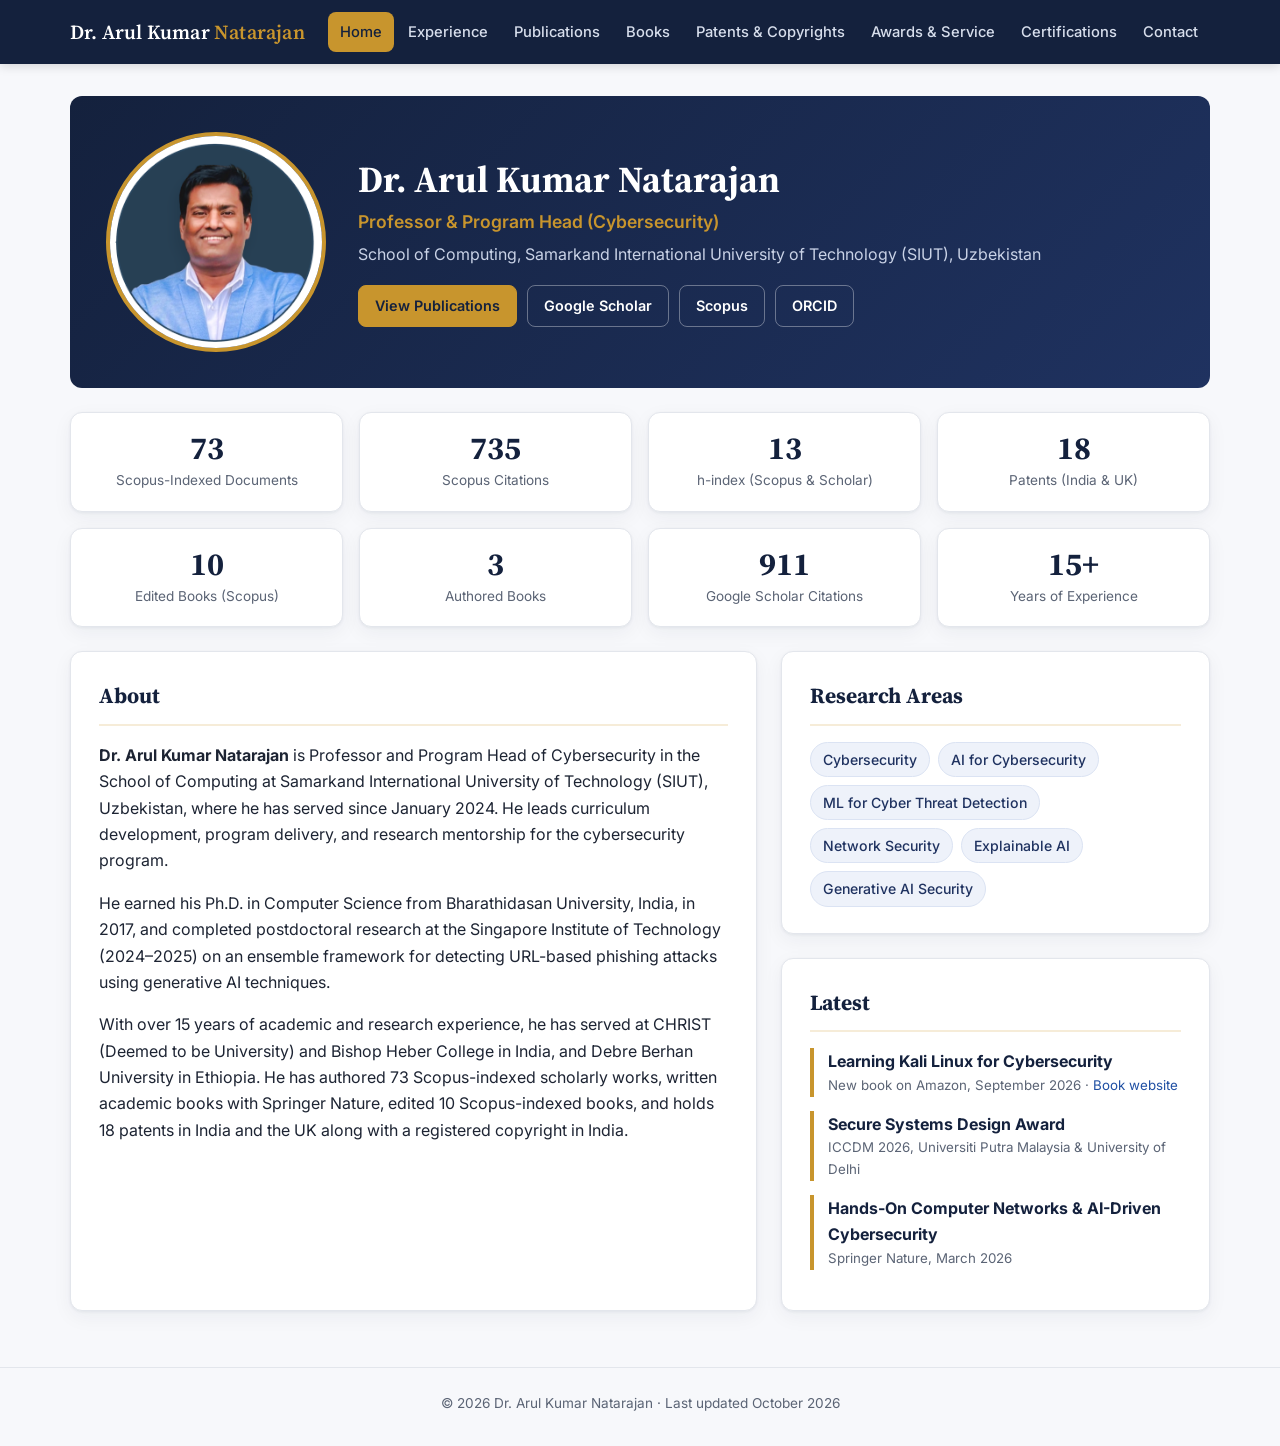
<file: index.html>
<!DOCTYPE html>
<html lang="en">
<head>
  <meta charset="UTF-8">
  <meta name="viewport" content="width=device-width, initial-scale=1.0">
  <title>Dr. Arul Kumar Natarajan | Professor of Cybersecurity</title>
  <meta name="description" content="Dr. Arul Kumar Natarajan, Professor and Program Head (Cybersecurity), Samarkand International University of Technology, Uzbekistan. Research in cybersecurity, AI for cybersecurity, and generative AI security.">
  <link rel="preconnect" href="https://fonts.googleapis.com">
  <link rel="preconnect" href="https://fonts.gstatic.com" crossorigin>
  <link href="https://fonts.googleapis.com/css2?family=Inter:wght@400;500;600&family=Source+Serif+4:wght@600&display=swap" rel="stylesheet">
  <link rel="stylesheet" href="style.css">
</head>
<body>

<header class="topbar">
  <div class="topbar-inner">
    <a href="#home" class="brand">Dr. Arul Kumar <span>Natarajan</span></a>
    <button class="menu-toggle" aria-label="Open menu" aria-expanded="false">&#9776;</button>
    <ul class="menu">
      <li><a href="#home">Home</a></li>
      <li><a href="#experience">Experience</a></li>
      <li><a href="#publications">Publications</a></li>
      <li><a href="#books">Books</a></li>
      <li><a href="#patents">Patents &amp; Copyrights</a></li>
      <li><a href="#awards">Awards &amp; Service</a></li>
      <li><a href="#certifications">Certifications</a></li>
      <li><a href="#contact">Contact</a></li>
    </ul>
  </div>
</header>

<main>

  <!-- ================= HOME ================= -->
  <section id="home" class="page">
    <div class="hero">
      <div>
        <img class="photo" src="profile.png" alt="Dr. Arul Kumar Natarajan"
             onerror="this.style.display='none';this.nextElementSibling.style.display='flex';">
        <div class="photo-fallback">AK</div>
      </div>
      <div>
        <h1>Dr. Arul Kumar Natarajan</h1>
        <p class="role">Professor &amp; Program Head (Cybersecurity)</p>
        <p class="org">School of Computing, Samarkand International University of Technology (SIUT), Uzbekistan</p>
        <div class="btns">
          <a class="btn primary" href="#publications">View Publications</a>
          <a class="btn" href="https://scholar.google.com/citations?user=ejaQJu4AAAAJ&amp;hl=en" target="_blank" rel="noopener">Google Scholar</a>
          <a class="btn" href="https://www.scopus.com/authid/detail.uri?authorId=55602548600" target="_blank" rel="noopener">Scopus</a>
          <a class="btn" href="https://orcid.org/0000-0002-9728-477X" target="_blank" rel="noopener">ORCID</a>
        </div>
      </div>
    </div>

    <div class="stats">
      <div class="stat"><b>73</b><span>Scopus-Indexed Documents</span></div>
      <div class="stat"><b>735</b><span>Scopus Citations</span></div>
      <div class="stat"><b>13</b><span>h-index (Scopus &amp; Scholar)</span></div>
      <div class="stat"><b>18</b><span>Patents (India &amp; UK)</span></div>
      <div class="stat"><b>10</b><span>Edited Books (Scopus)</span></div>
      <div class="stat"><b>3</b><span>Authored Books</span></div>
      <div class="stat"><b>911</b><span>Google Scholar Citations</span></div>
      <div class="stat"><b>15+</b><span>Years of Experience</span></div>
    </div>

    <div class="two-col">
      <div class="card">
        <h2 class="section">About</h2>
        <p><b>Dr. Arul Kumar Natarajan</b> is Professor and Program Head of Cybersecurity in the School of Computing at Samarkand International University of Technology (SIUT), Uzbekistan, where he has served since January 2024. He leads curriculum development, program delivery, and research mentorship for the cybersecurity program.</p>
        <p>He earned his Ph.D. in Computer Science from Bharathidasan University, India, in 2017, and completed postdoctoral research at the Singapore Institute of Technology (2024–2025) on an ensemble framework for detecting URL-based phishing attacks using generative AI techniques.</p>
        <p>With over 15 years of academic and research experience, he has served at CHRIST (Deemed to be University) and Bishop Heber College in India, and Debre Berhan University in Ethiopia. He has authored 73 Scopus-indexed scholarly works, written academic books with Springer Nature, edited 10 Scopus-indexed books, and holds 18 patents in India and the UK along with a registered copyright in India.</p>
      </div>
      <div>
        <div class="card">
          <h2 class="section">Research Areas</h2>
          <div class="chips">
            <span class="chip">Cybersecurity</span>
            <span class="chip">AI for Cybersecurity</span>
            <span class="chip">ML for Cyber Threat Detection</span>
            <span class="chip">Network Security</span>
            <span class="chip">Explainable AI</span>
            <span class="chip">Generative AI Security</span>
          </div>
        </div>
        <div class="card">
          <h2 class="section">Latest</h2>
          <div class="highlight"><a href="https://itsprofarul.github.io/learning-kali-linux/"><b>Learning Kali Linux for Cybersecurity</b></a><small>New book on Amazon, September 2026 &middot; <a href="https://itsprofarul.github.io/learning-kali-linux/">Book website</a></small></div>
          <div class="highlight"><b>Secure Systems Design Award</b><small>ICCDM 2026, Universiti Putra Malaysia &amp; University of Delhi</small></div>
          <div class="highlight"><b>Hands-On Computer Networks &amp; AI-Driven Cybersecurity</b><small>Springer Nature, March 2026</small></div>
        </div>
      </div>
    </div>
  </section>

  <!-- ================= EXPERIENCE ================= -->
  <section id="experience" class="page">
    <h1 class="page-title">Experience &amp; Education</h1>
    <p class="page-sub">Academic positions, research, leadership roles, and qualifications.</p>

    <div class="two-col">
      <div class="card">
        <h2 class="section">Academic Positions</h2>
        <ul class="timeline">
          <li><div class="when">January 2024 – Present</div>
            <div class="what">Professor &amp; Program Head (Cybersecurity)</div>
            <div class="where">Samarkand International University of Technology, Uzbekistan</div>
            <p>Leads curriculum development, program delivery, faculty coordination, and continuous improvement aligned with international standards, while teaching, mentoring students, and conducting cybersecurity and AI research.</p></li>
          <li><div class="when">February 2024 – March 2025</div>
            <div class="what">Postdoctoral Researcher, Cybersecurity &amp; Generative AI</div>
            <div class="where">Singapore Institute of Technology, Singapore</div>
            <p>Developed an ensemble framework for phishing URL detection using generative AI, applying GANs to model evolving phishing attack patterns.</p></li>
          <li><div class="when">June 2019 – December 2023</div>
            <div class="what">Assistant Professor &amp; Program Coordinator, M.Sc. Computational Statistics and AI</div>
            <div class="where">CHRIST (Deemed to be University), India</div>
            <p>Taught undergraduate and postgraduate courses in computing and data science; coordinated academic planning and program delivery; contributed to NAAC accreditation documentation.</p></li>
          <li><div class="when">October 2017 – May 2019</div>
            <div class="what">Assistant Professor, School of Computing</div>
            <div class="where">Debre Berhan University, Ethiopia</div></li>
          <li><div class="when">June 2010 – September 2017</div>
            <div class="what">Assistant Professor, Computer Science</div>
            <div class="where">Bishop Heber College, India</div></li>
        </ul>
      </div>

      <div class="card">
        <h2 class="section">Education</h2>
        <ul class="timeline">
          <li><div class="when">2012 – 2017</div><div class="what">Ph.D. in Computer Science</div><div class="where">Bharathidasan University, India</div></li>
          <li><div class="when">2010 – 2012</div><div class="what">M.Tech. in Information Technology</div><div class="where">Bharathidasan University, India · First Class with Distinction</div></li>
          <li><div class="when">2008 – 2010</div><div class="what">M.Phil. in Computer Science</div><div class="where">Bharathidasan University, India · First Class with Distinction</div></li>
          <li><div class="when">2006 – 2008</div><div class="what">M.Sc. in Computer Science</div><div class="where">University of Madras, India · First Class</div></li>
          <li><div class="when">2003 – 2006</div><div class="what">B.Sc. in Computer Science</div><div class="where">University of Madras, India · First Class</div></li>
          <li><div class="when">April 2017</div><div class="what">Tamil Nadu State Eligibility Test (TNSET)</div><div class="where">Qualified for Assistant Professor in Computer Science &amp; Applications</div></li>
        </ul>
      </div>
    </div>

    <div class="card" style="margin-top:24px">
      <h2 class="section">Teaching Interests</h2>
      <div class="chips">
        <span class="chip">Cybersecurity</span><span class="chip">Network Security</span><span class="chip">AI for Cybersecurity</span>
        <span class="chip">Ethical Hacking &amp; Penetration Testing</span><span class="chip">Digital Forensics &amp; Incident Response</span>
        <span class="chip">IoT Security</span><span class="chip">Mobile Application Security</span><span class="chip">Cloud Security</span>
      </div>
    </div>
  </section>

  <!-- ================= PUBLICATIONS ================= -->
  <section id="publications" class="page">
    <h1 class="page-title">Publications</h1>
    <p class="page-sub">Journal articles, conference papers, and book chapters in cybersecurity, AI, IoT, blockchain, and data analytics.</p>

    <div class="card">
      <div class="profiles">
        <b>Research Profiles:</b>
        <a href="https://www.scopus.com/authid/detail.uri?authorId=55602548600" target="_blank" rel="noopener">Scopus (ID: 55602548600)</a>
        <a href="https://orcid.org/0000-0002-9728-477X" target="_blank" rel="noopener">ORCID (0000-0002-9728-477X)</a>
        <a href="https://scholar.google.com/citations?user=ejaQJu4AAAAJ&amp;hl=en" target="_blank" rel="noopener">Google Scholar</a>
      </div>
      <div class="toolbar">
        <div class="tabs" id="pubTabs">
          <button class="tab active" data-filter="all">All</button>
          <button class="tab" data-filter="journal">Journals</button>
          <button class="tab" data-filter="conference">Conferences</button>
          <button class="tab" data-filter="chapter">Book Chapters</button>
        </div>
        <input class="search" id="pubSearch" type="search" placeholder="Search titles, venues, years…" aria-label="Search publications">
      </div>

      <div class="pub-group" data-group="journal">
        <h2 class="section">Journal Articles <span class="count" id="c-journal"></span></h2>
        <ol class="pubs" id="list-journal"></ol>
      </div>
      <div class="pub-group" data-group="conference">
        <h2 class="section">Conference Papers <span class="count" id="c-conference"></span></h2>
        <ol class="pubs" id="list-conference"></ol>
      </div>
      <div class="pub-group" data-group="chapter">
        <h2 class="section">Book Chapters <span class="count" id="c-chapter"></span></h2>
        <ol class="pubs" id="list-chapter"></ol>
      </div>
      <p class="empty" id="pubEmpty">No publications match your search.</p>
    </div>
  </section>

  <!-- ================= BOOKS ================= -->
  <section id="books" class="page">
    <h1 class="page-title">Books</h1>
    <p class="page-sub">Authored and edited books with Springer Nature, IGI Global, and Wiley.</p>

    <div class="card">
      <h2 class="section">Authored Books <span class="count" id="c-authored"></span></h2>
      <ol class="pubs" id="list-authored"></ol>
    </div>
    <div class="card">
      <h2 class="section">Edited Books <span class="count" id="c-edited"></span></h2>
      <ol class="pubs" id="list-edited"></ol>
      <h3 class="sub">In Progress</h3>
      <ol class="pubs" id="list-edited-progress"></ol>
    </div>
  </section>

  <!-- ================= PATENTS ================= -->
  <section id="patents" class="page">
    <h1 class="page-title">Patents &amp; Copyrights</h1>
    <p class="page-sub">18 patents in India and the United Kingdom, a granted design patent, and a registered copyright.</p>

    <div class="card">
      <h2 class="section">Granted Patents</h2>
      <h3 class="sub">Granted Patent – United Kingdom</h3>
      <ol class="pubs" id="list-pat-uk"></ol>
      <h3 class="sub">Granted Design Patent – India</h3>
      <ol class="pubs" id="list-pat-design"></ol>
    </div>
    <div class="card">
      <h2 class="section">Published Patents – India <span class="count" id="c-pat-in"></span></h2>
      <ol class="pubs" id="list-pat-in"></ol>
    </div>
    <div class="card">
      <h2 class="section">Registered Copyright – India</h2>
      <ol class="pubs" id="list-copyright"></ol>
    </div>
  </section>

  <!-- ================= AWARDS ================= -->
  <section id="awards" class="page">
    <h1 class="page-title">Awards &amp; Service</h1>
    <p class="page-sub">Recognitions, academic service, and invited talks.</p>

    <div class="card">
      <h2 class="section">Awards &amp; Recognitions</h2>
      <ul class="timeline">
        <li><div class="when">April 2026</div><div class="what">Secure Systems Design Award</div>
          <div class="where">International Conference on Cybersecurity, Data Science, and Machine Learning (ICCDM 2026), Universiti Putra Malaysia &amp; University of Delhi</div></li>
        <li><div class="when">February 2025</div><div class="what">Letter of Appreciation</div>
          <div class="where">SIUT 3rd Anniversary, awarded by the Chairman of the Board of Trustees</div></li>
        <li><div class="when">March 2024</div><div class="what">Best Paper Award</div>
          <div class="where">2nd Doctoral Symposium on Human-Centered Computing (Human-2024), CSI Kolkata Chapter &amp; Sister Nivedita University, India</div>
          <p>Deep Learning Enhanced Analysis of the Influence of Demographic, Socio-economic Factors, and Social Media Advertisements on Consumers' Online Shopping Behavior</p></li>
        <li><div class="when">March 2023</div><div class="what">Best Paper Award</div>
          <div class="where">International Conference on Artificial Intelligence in Biometrics (AIIB 2023), CHRIST (Deemed to be University), India</div>
          <p>OEC-WSR: Optimizing Energy Consumption in Wireless Sensor Networks Using Sensor and Relay Nodes</p></li>
        <li><div class="when">November 2022</div><div class="what">Best Paper Award</div>
          <div class="where">Journal of Mobile Multimedia (River Publishers)</div>
          <p>Modeling Real-Time Traffic Flow Monitoring System Using Deep Learning and Unmanned Aerial Vehicles</p></li>
      </ul>
    </div>

    <div class="two-col">
      <div class="card">
        <h2 class="section">Academic Service</h2>
        <ul class="timeline">
          <li><div class="when">March 2026</div><div class="what">Session Chair</div>
            <div class="where">ICMMCS 2026, Society for Intelligent Systems &amp; Berlin School of Business and Innovation, Berlin, Germany</div></li>
          <li><div class="when">November 2025</div><div class="what">Internship Trainer</div>
            <div class="where">Industrial-Level Security &amp; Penetration Testing Program, SIUT, Uzbekistan</div></li>
          <li><div class="when">May 2024</div><div class="what">Conference Reviewer</div>
            <div class="where">ICIESTR 2024, University of Technology and Applied Sciences, Muscat, Oman</div></li>
          <li><div class="when">April 2024</div><div class="what">Session Chair</div>
            <div class="where">CFQRMS 01, Computational Finance and Quantitative Risk Management Symposium, SIUT, Uzbekistan</div></li>
        </ul>
      </div>
      <div class="card">
        <h2 class="section">Invited Talks</h2>
        <ul class="timeline">
          <li><div class="when">November 2025</div><div class="what">Cyberattacks Are Everywhere – Stay Alert, Stay Safe</div>
            <div class="where">Scientific Seminar Series, SIUT, Uzbekistan</div>
            <p>Emerging threats including phishing, ransomware, and social engineering, with practical strategies for institutional cybersecurity awareness.</p></li>
        </ul>
      </div>
    </div>
  </section>

  <!-- ================= CERTIFICATIONS ================= -->
  <section id="certifications" class="page">
    <h1 class="page-title">Certifications</h1>
    <p class="page-sub">Professional certifications in cybersecurity, networking, and AI.</p>
    <div class="card">
      <table>
        <thead><tr><th>Certification</th><th>Issuing Organization</th><th>Year</th></tr></thead>
        <tbody>
          <tr><td>GenAI for Cybersecurity</td><td>EC-Council</td><td>2024</td></tr>
          <tr><td>Ethical Hacking Essentials (EHE)</td><td>EC-Council</td><td>2024</td></tr>
          <tr><td>Google Certified Educator Level 1</td><td>Google Teacher Center</td><td>2024</td></tr>
          <tr><td>Cybersecurity at Work</td><td>LinkedIn Learning</td><td>2024</td></tr>
          <tr><td>Learning No-Code AI</td><td>LinkedIn Learning</td><td>2023</td></tr>
          <tr><td>CCNA: Routing and Switching</td><td>Cisco Systems</td><td>2017</td></tr>
          <tr><td>MTA: Networking Fundamentals</td><td>Microsoft</td><td>2017</td></tr>
        </tbody>
      </table>
    </div>
  </section>

  <!-- ================= CONTACT ================= -->
  <section id="contact" class="page">
    <h1 class="page-title">Contact</h1>
    <p class="page-sub">Open to research collaborations, editorial work, and speaking invitations.</p>
    <div class="contact-layout">
      <div class="card">
        <h2 class="section">Send a Message</h2>
        <form id="contactForm" class="contact-form" novalidate>
          <div class="form-row">
            <label>Full Name <span class="req">*</span>
              <input type="text" name="name" required autocomplete="name"></label>
            <label>Email Address <span class="req">*</span>
              <input type="email" name="email" required autocomplete="email"></label>
          </div>
          <div class="form-row">
            <label>Organization / University
              <input type="text" name="organization" autocomplete="organization"></label>
            <label>Purpose <span class="req">*</span>
              <select name="purpose" required>
                <option value="">Select…</option>
                <option>Research Collaboration</option>
                <option>Editorial / Book Project</option>
                <option>Speaking Invitation</option>
                <option>Student / Ph.D. Inquiry</option>
                <option>Other</option>
              </select></label>
          </div>
          <label>Message <span class="req">*</span>
            <textarea name="message" rows="6" required></textarea></label>
          <div class="captcha-box">
            <span class="captcha-label">Security Check <span class="req">*</span></span>
            <div class="captcha-row">
              <canvas id="captchaCanvas" width="180" height="56" aria-label="Captcha image"></canvas>
              <button type="button" class="captcha-refresh" id="captchaRefresh" title="Show a new code" aria-label="Show a new code">&#8635;</button>
              <input type="text" id="captchaInput" maxlength="6" autocomplete="off" spellcheck="false"
                     placeholder="Enter code" aria-label="Type the characters shown in the image">
            </div>
          </div>
          <!-- spam trap: real visitors never see or fill this -->
          <input type="text" name="_honey" class="honey" tabindex="-1" autocomplete="off">
          <button type="submit" class="btn-send">Send Message</button>
          <p class="form-status" id="formStatus" role="status"></p>
        </form>
      </div>
      <div>
        <div class="card">
          <h2 class="section">Affiliation</h2>
          <p style="margin:0">School of Computing<br>Samarkand International University of Technology<br>Samarkand, Uzbekistan</p>
        </div>
        <div class="card">
          <h2 class="section">Research Profiles</h2>
          <p style="margin:0">
            <a href="https://scholar.google.com/citations?user=ejaQJu4AAAAJ&amp;hl=en" target="_blank" rel="noopener">Google Scholar</a><br>
            <a href="https://www.scopus.com/authid/detail.uri?authorId=55602548600" target="_blank" rel="noopener">Scopus (ID: 55602548600)</a><br>
            <a href="https://orcid.org/0000-0002-9728-477X" target="_blank" rel="noopener">ORCID (0000-0002-9728-477X)</a><br>
            <a href="https://www.webofscience.com/wos/author/record/AAQ-7642-2021" target="_blank" rel="noopener">Web of Science</a>
          </p>
        </div>
      </div>
    </div>
  </section>

</main>

<footer>
  &copy; 2026 Dr. Arul Kumar Natarajan · Last updated October 2026
</footer>

<script>
/* ==========================================================
   DATA — edit these lists to update the site.
   t = title, v = venue (italic), m = details, doi, url,
   idx = "scopus" | "gs" | "prog", award = note
   ========================================================== */
const journal = [
  {t:"Adoption of Recommended Expert Systems in Agriculture", v:"Journal of Smart and Sustainable Farming", m:"Vol. 1, January 2025", doi:"10.64026/JSSF/2025001", idx:"gs"},
  {t:"Downdraft Gasification for Biogas Production: The Role of Artificial Intelligence", v:"Journal of Energy Resources and Technology", m:"ASME, pp. 1–58, December 2024", doi:"10.1115/1.4066059", idx:"scopus", q:"Q2"},
  {t:"Eagle Strategy Arithmetic Optimisation Algorithm with Optimal Deep Convolutional Forest Based FinTech Application for Hyper-automation", v:"Enterprise Information Systems", m:"Taylor & Francis, Article 2188123, March 2023", doi:"10.1080/17517575.2023.2188123", idx:"scopus"},
  {t:"Modeling of Real Time Traffic Flow Monitoring System Using Deep Learning and Unmanned Aerial Vehicles", v:"Journal of Mobile Multimedia", m:"River Publishers, pp. 477–496, November 2022", doi:"10.13052/jmm1550-4646.1926", idx:"scopus", award:"Best Paper Award"},
  {t:"Blockchain with Deep Learning-Enabled Secure Healthcare Data Transmission and Diagnostic Model", v:"International Journal of Modeling, Simulation, and Scientific Computing", m:"13(04), Article 2241006, January 2022", doi:"10.1142/S1793962322410069", idx:"scopus"},
  {t:"Blockchain for Securing Healthcare Data Using Squirrel Search Optimization Algorithm", v:"Intelligent Automation & Soft Computing", m:"32, pp. 1815–1829, December 2021", doi:"10.32604/iasc.2022.021822", idx:"scopus"},
  {t:"An Efficient Low Complexity Compression-Based Optimal Homomorphic Encryption for Secure Fiber Optic Communication", v:"Optik", m:"252, Article 168545, December 2021", doi:"10.1016/j.ijleo.2021.168545", idx:"scopus"},
  {t:"HHO-Based Vector Quantization Technique for Biomedical Image Compression in Cloud Computing", v:"International Journal of Image and Graphics", m:"Article 2240008, November 2021", doi:"10.1142/S0219467822400083", idx:"scopus"},
  {t:"Machine Learning with Data Science-Enabled Lung Cancer Diagnosis and Classification Using Computed Tomography Images", v:"International Journal of Image and Graphics", m:"Article 2240002, November 2021", doi:"10.1142/S0219467822400022", idx:"scopus"},
  {t:"IoT-Based Traffic Prediction and Traffic Signal Control System for Smart City", v:"Soft Computing", m:"25(18), pp. 12241–12248, May 2021", doi:"10.1007/s00500-021-05896-x", idx:"scopus"},
  {t:"A Comprehensive Novel Model for Network Speech Anomaly Detection System Using Deep Learning Approach", v:"International Journal of Speech Technology", m:"23(2), pp. 305–313, March 2020", doi:"10.1007/s10772-020-09693-z", idx:"scopus"},
  {t:"WCBAODV: An Efficacious Approach to Detect Wormhole Attack in VANET Using CBAODV Algorithm", v:"International Journal of Advanced Trends in Computer Science and Engineering", m:"8(1.2), pp. 20–25, 2019", idx:"scopus"},
  {t:"Effect of Fuel Injection Pressure and Timing on Polanga (Calophyllum Inophyllum) Biodiesel Blends for Engine Performance and Emissions Analysis", v:"Energy Sources, Part A: Recovery, Utilization, and Environmental Effects", m:"41(24), pp. 3046–3057, February 2019", doi:"10.1080/15567036.2019.1583696", idx:"scopus"},
  {t:"ERMCB-CRSV: A Framework to Enhance Reactive Mechanism by Reducing Connection Breakage Using Client and Remote Storage in VANET", v:"International Journal of Control Theory and Applications", m:"9(27), pp. 33–40, 2016. ISSN: 0974-5572", idx:"scopus"}
];

const conference = [
  {t:"Empirical Comparison of LSTM and GRU for Bitcoin Price Prediction", v:"9th International Conference on Inventive Computation Technologies (ICICT 2026)", m:"IEEE, Kirtipur, Nepal, April 2026", doi:"10.1109/ICICT68280.2026.11510885", idx:"scopus"},
  {t:"An Experimental and Comparative Study of Image Fusion Methods for Multi-Sensor Medical Images", v:"Smart Innovation, Systems and Technologies", m:"Springer Nature, January 2026", doi:"10.1007/978-3-032-29237-7_35", idx:"scopus"},
  {t:"Deep Learning Enhanced Analysis of the Influence of Demographic, Socio-Economic Factors, and Social Media Advertisements on Consumers' Online Shopping Behavior", v:"Intelligent Human Centered Computing", m:"Springer, pp. 611–622, May 2025", doi:"10.1007/978-981-96-1761-6_43", idx:"gs", award:"Best Paper Award, Human-2024"},
  {t:"A Comprehensive Analysis of the Impact of Demographic, Socioeconomic Factors and Social Media Advertisements on Consumers' Online Shopping Behavior", v:"Recent Trends in Intelligence Enabled Research", m:"Springer, pp. 407–424, April 2025", doi:"10.1007/978-981-97-9515-4_31", idx:"scopus"},
  {t:"Data-Driven Strategies for Twitter Engagement: Hashtag Recommendations and API Insights", v:"Recent Trends in Intelligence Enabled Research", m:"Springer, pp. 57–75, April 2025", doi:"10.1007/978-981-97-9515-4_5", idx:"scopus"},
  {t:"Enhancing Cybersecurity in Smart Grid Systems through Advanced Log File Analysis with Machine and Deep Learning Techniques", v:"3rd International Conference on Sustainable Mobility Applications, Renewables and Technology (SMART)", m:"IEEE, November 2024", doi:"10.1109/SMART63170.2024.10815479", idx:"scopus"},
  {t:"Multi-Medium Handover Transactions with Interactive and Protected Self-Intelligence Principles for Unified Military Vehicular Sensor Networks", v:"3rd International Conference on SMART", m:"IEEE, November 2024", doi:"10.1109/SMART63170.2024.10815505", idx:"scopus"},
  {t:"Leveraging Deep Learning for Sustainable E-commerce: Reducing Opinion Spam in Smart Mobility Platforms", v:"3rd International Conference on SMART", m:"IEEE, November 2024", doi:"10.1109/SMART63170.2024.10815473", idx:"scopus"},
  {t:"EFMD-DCNN: Efficient Face Mask Detection Model in Street Camera Using Double CNN", v:"Computational Sciences and Sustainable Technologies, CCIS", m:"Springer, pp. 427–437, February 2024", doi:"10.1007/978-3-031-50993-3_34", idx:"scopus"},
  {t:"An Interrogation of Android Application-Based Privilege Escalation Attacks", v:"5th ETLTC International Conference on ICT Integration in Technical Education", m:"University of Aizu, Japan, January 2023", doi:"10.1063/5.0182955", idx:"scopus"},
  {t:"Survey on Malicious URL Detection Techniques", v:"6th International Conference on Trends in Electronics and Informatics (ICOEI)", m:"IEEE, pp. 778–781, April 2022", doi:"10.1109/ICOEI53556.2022.9777221", idx:"scopus"},
  {t:"An Optimized Algorithm for Selecting Stable Multipath Routing in MANET Using Proficient Multipath Routing and Glowworm Detection Techniques", v:"Sustainable Advanced Computing", m:"Springer, pp. 511–523, March 2022", doi:"10.1007/978-981-16-9012-9_41", idx:"scopus"},
  {t:"DPETAs: Detection and Prevention of Evil Twin Attacks on Wi-Fi Networks", v:"Sustainable Advanced Computing", m:"Springer, pp. 559–568, March 2022", doi:"10.1007/978-981-16-9012-9_45", idx:"scopus"},
  {t:"Mudhr: Malicious URL Detection Using Heuristic Rules-Based Approach", v:"AIP Conference Proceedings", m:"Vol. 2393, No. 1, Article 020176, February 2021", doi:"10.1063/5.0074077", idx:"scopus"},
  {t:"CPAODV: Classifying and Assigning 3 Level Preference to the Nodes in VANET Using AODV Based CBAODV Algorithm", v:"International Conference on Information, Communication and Computing Technology", m:"Springer, pp. 432–445, January 2020", doi:"10.1007/978-3-030-38501-9_42", idx:"scopus"},
  {t:"Improved Crypto Algorithm for High-Speed Internet of Things (IoT) Applications", v:"International Conference on Information, Communication and Computing Technology", m:"Springer, pp. 281–289, January 2020", doi:"10.1007/978-3-030-38501-9_28", idx:"scopus"},
  {t:"CBAODV: An Enhanced Reactive Routing Algorithm to Reduce Connection Breakage in VANET", v:"Proceedings of ICAEES 2014", m:"Vol. 2, Springer, pp. 533–539, November 2014", doi:"10.1007/978-81-322-2135-7_57", idx:"scopus"},
  {t:"A Simulation-Based Study to Implement Intelligent Transport Systems Concepts in VANETs Using AODV Routing Protocol in NS2", v:"4th International Conference on Advanced Computing (ICoAC)", m:"IEEE, pp. 1–4, December 2012", doi:"10.1109/ICoAC.2012.6416854", idx:"scopus"}
];

const chapter = [
  {t:"Simulating Climate Scenarios with Advanced Analytics: From Past Trends to Future Projections", v:"Data Science and AI for Climate Change: Building a Sustainable Future", m:"Apple Academic Press, forthcoming February 2027", idx:"prog"},
  {t:"Addressing Security Vulnerabilities in 6G-Assisted IoT-Based Edge Services Using DistilBERT and the NUSW-NB15_GT Dataset", v:"Edge Learning for 6G-Enabled Internet of Things: Challenges, Threats and Opportunities", m:"Apple Academic Press, May 2026", idx:"gs"},
  {t:"Enhancing Log File Analysis in Digital Forensics and Incident Response through Machine Learning", v:"Cyber Security, Forensics & National Security", m:"CRC Press, October 2025", doi:"10.1201/9781003497868-17", idx:"scopus"},
  {t:"Generative AI for Healthcare Security: Addressing Privacy Challenges Through Anomaly Detection in Healthcare Communications", v:"Advances in AI for Healthcare Applications", m:"CRC Press, June 2025", doi:"10.1201/9781003503385-5", idx:"scopus"},
  {t:"Study and Investigations of Ethical Implications and Responsible Use of AI in Automotive Vehicular Technology", v:"Harnessing AI for Control Engineering", m:"IGI Global, April 2025", doi:"10.4018/979-8-3693-7812-0.ch014", idx:"scopus"},
  {t:"Navigating Emotional Landscapes: Enhancing Communication Through Facial Emotion Analysis in Presentations", v:"Adopting Artificial Intelligence Tools in Higher Education: Teaching and Learning", m:"CRC Press, January 2025", doi:"10.1201/9781003469315", idx:"scopus"},
  {t:"Comprehensive Analysis of Falcon 7B: A State-of-the-Art Generative Large Language Model", v:"Generative AI: Theory and Applications", m:"Springer, December 2024", doi:"10.1007/978-981-97-8460-8_8", idx:"scopus"},
  {t:"Generative AI for Cybersecurity and Privacy in Cyber-Physical Systems", v:"Navigating Cyber-Physical Systems with Cutting-Edge Technologies", m:"IGI Global, December 2024", doi:"10.4018/979-8-3693-5728-6.ch003", idx:"scopus"},
  {t:"Investigation of Smart Wearable Technology for Healthcare Educational Analytics and Applications", v:"Wearable Devices and Smart Technology for Educational Teaching Assistance", m:"IGI Global, December 2024", doi:"10.4018/979-8-3693-7817-5.ch007", idx:"scopus"},
  {t:"Uncovering Hidden Threats in IoT-Centered Cloud Technology: A Study on Hardware Trojans in Security Prospects", v:"Convergence of Cybersecurity and Cloud Computing", m:"IGI Global, December 2024", doi:"10.4018/979-8-3693-6859-6.ch023", idx:"scopus"},
  {t:"Foundations of AI and Machine Learning in Real Estate Valuation: An Analysis Using the California Housing Prices Dataset with Python Implementations", v:"Data Analytics and AI for Quantitative Risk Assessment and Financial Computation", m:"IGI Global, November 2024", doi:"10.4018/979-8-3693-6215-0.ch001", idx:"scopus"},
  {t:"Optimizing Supply Chain with AI-Powered BI Systems", v:"AI-Powered Business Intelligence for Modern Organizations", m:"IGI Global, October 2024", doi:"10.4018/979-8-3693-8844-0.ch007", idx:"scopus"},
  {t:"Leveraging Unsupervised Machine Learning to Optimize Customer Segmentation and Product Recommendations for Increased Retail Profits", v:"Intersection of AI and Business Intelligence in Data-Driven Decision-Making", m:"IGI Global, August 2024", doi:"10.4018/979-8-3693-5288-5.ch009", idx:"scopus"},
  {t:"Securing Healthcare Systems Integrating AI for Cybersecurity Solutions and Privacy Preservation", v:"Cybersecurity and Data Management Innovations for Revolutionizing Healthcare", m:"IGI Global, July 2024", doi:"10.4018/979-8-3693-7457-3.ch015", idx:"scopus"},
  {t:"Advancing Precision Medicine: Integrating AI and Machine Learning for Personalized Healthcare Solutions", v:"Artificial Intelligence Transformations for Healthcare Applications", m:"IGI Global, July 2024", doi:"10.4018/979-8-3693-7462-7.ch015", idx:"scopus"},
  {t:"The Impact and Integration of Cloud Computing for Enhanced Patient Care and Operational Efficiency", v:"Technologies for Sustainable Healthcare Development", m:"IGI Global, July 2024", doi:"10.4018/979-8-3693-2901-6.ch016", idx:"scopus"},
  {t:"Exploring Vector and Raster Data Formats for Geospatial Visualization with Python", v:"Geospatial Application Development Using Python Programming", m:"IGI Global, pp. 163–186, May 2024", doi:"10.4018/979-8-3693-1754-9.ch006", idx:"scopus"},
  {t:"Python Programming for Geospatial Applications: Web Mapping, Interactive Visualization, and Beyond", v:"Geospatial Application Development Using Python Programming", m:"IGI Global, pp. 39–61, May 2024", doi:"10.4018/979-8-3693-1754-9.ch002", idx:"scopus"},
  {t:"Internet of Things and Blockchain in Healthcare: Challenges and Solutions", v:"EAI/Springer Innovations in Communication and Computing", m:"Springer, October 2023", doi:"10.1007/978-3-031-35751-0_2", idx:"scopus"},
  {t:"Application Areas, Benefits and Research Challenges of Converging Blockchain and Machine Learning Techniques", v:"EAI/Springer Innovations in Communication and Computing", m:"Springer, October 2023", doi:"10.1007/978-3-031-35751-0_1", idx:"scopus"},
  {t:"Organizing Data Using Lists: A Sequential Data Structure", v:"Advanced Applications of Python Data Structures and Algorithms", m:"IGI Global, pp. 35–51, July 2023", doi:"10.4018/978-1-6684-7100-5.ch002", idx:"scopus"},
  {t:"Optimizing Energy Consumption in Wireless Sensor Networks Using Python Libraries", v:"Advanced Applications of Python Data Structures and Algorithms", m:"IGI Global, pp. 222–235, July 2023", doi:"10.4018/978-1-6684-7100-5.ch011", idx:"scopus"},
  {t:"An Exploratory Study of Python's Role in the Advancement of Cryptocurrency and Blockchain Ecosystems", v:"Advanced Applications of Python Data Structures and Algorithms", m:"IGI Global, pp. 236–252, July 2023", doi:"10.4018/978-1-6684-7100-5.ch012", idx:"scopus"},
  {t:"Exploring the Role of Python in Self-Supervised Contrastive Learning for Generating Medical Imaging Reports", v:"Advanced Applications of Python Data Structures and Algorithms", m:"IGI Global, pp. 253–265, July 2023", doi:"10.4018/978-1-6684-7100-5.ch013", idx:"scopus"},
  {t:"Python's Role in Predicting Type 2 Diabetes Using Insulin DNA Sequence", v:"Advanced Applications of Python Data Structures and Algorithms", m:"IGI Global, pp. 266–278, July 2023", doi:"10.4018/978-1-6684-7100-5.ch014", idx:"scopus"},
  {t:"Feature Extraction and Diagnosis of Dementia Using Magnetic Resonance Imaging", v:"AI and IoT-Based Intelligent Health Care & Sanitation", m:"Bentham Science, pp. 159–175, 2023", doi:"10.2174/9789815136531123010013", idx:"scopus"},
  {t:"Challenges and Solutions of Using Social Internet of Things (SIoT) in Healthcare and Medical Domains", v:"Advances in SIoT (Social Internet of Things)", m:"CRC Press, April 2023", doi:"10.1201/9781003282990", idx:"scopus"},
  {t:"Secure IoT Protocol for Implementing Classified Electroencephalogram (EEG) Signals in the Field of Smart Healthcare", v:"Cyber Security Applications for Industry 4.0", m:"Chapman and Hall/CRC, pp. 111–129, October 2022", doi:"10.1201/9781003203087", idx:"scopus"},
  {t:"Exploring Social Networking Data Sets", v:"Social Network Analysis: Theory and Applications", m:"Wiley, pp. 205–228, April 2022", doi:"10.1002/9781119836759.ch11", idx:"scopus"},
  {t:"A Comprehensive Review on Blockchain-Based Internet of Things (BIoT): Security Threats, Challenges, and Applications", v:"Utilizing Blockchain Technologies in Manufacturing and Logistics Management", m:"IGI Global, pp. 25–44, January 2022", doi:"10.4018/978-1-7998-8697-6.ch002", idx:"gs"}
];

const authored = [
  {t:"Learning Kali Linux for Cybersecurity: A Hands-on Beginner's Guide to Linux Commands, Networking, Security Tools, and Ethical Hacking", m:"Amazon, September 2026", url:"https://www.amazon.com/dp/B0HK25TJMS", urlText:"View on Amazon", url2:"https://itsprofarul.github.io/learning-kali-linux/", urlText2:"Book website"},
  {t:"Hands-On Computer Networks & AI-Driven Cybersecurity: A Comprehensive Student Guide", m:"Springer Nature, March 2026", doi:"10.1007/978-3-032-22035-6", idx:"scopus"},
  {t:"XXVII (CC) – Smart Device Programming", m:"Center for Distance Education, Bharathidasan University, 2017"}
];

const edited = [
  {t:"Generative AI Revolution: Transforming Healthcare and Life Sciences towards Sustainable Development in Industry 6.0", m:"Springer Nature, 2026", doi:"10.1007/978-3-032-23626-5", idx:"scopus"},
  {t:"Fusion of Multimodal Generative AI and Blockchain Technology in Digital Media", m:"IGI Global, September 2025", doi:"10.4018/979-8-3373-1504-1", idx:"scopus"},
  {t:"Securing AI-Generated Media with Blockchain Technologies", m:"IGI Global, August 2025", doi:"10.4018/979-8-3373-6481-0", idx:"scopus"},
  {t:"AI-Powered Business Intelligence for Modern Organizations", m:"IGI Global, 2024", doi:"10.4018/979-8-3693-8844-0", idx:"scopus"},
  {t:"Enhancing Communication and Decision-Making With AI", m:"IGI Global, 2024", doi:"10.4018/979-8-3693-9246-1", idx:"scopus"},
  {t:"Data Analytics and AI for Quantitative Risk Assessment and Financial Computation", m:"IGI Global, 2024", doi:"10.4018/979-8-3693-6215-0", idx:"scopus"},
  {t:"Ethics, Machine Learning, and Python in Geospatial Analysis", m:"IGI Global, 2024", doi:"10.4018/979-8-3693-6381-2", idx:"scopus"},
  {t:"Intersection of AI and Business Intelligence in Data-Driven Decision-Making", m:"IGI Global, 2024", doi:"10.4018/979-8-3693-5288-5", idx:"scopus"},
  {t:"Geospatial Application Development Using Python Programming", m:"IGI Global, 2024", doi:"10.4018/979-8-3693-1754-9", idx:"scopus"},
  {t:"Advanced Applications of Python Data Structures and Algorithms", m:"IGI Global, 2023", doi:"10.4018/978-1-6684-7100-5", idx:"scopus"}
];

const editedProgress = [
  {t:"Artificial Intelligence in Cybersecurity for Banking and Finance", m:"Wiley, submitted September 2026", idx:"prog"},
  {t:"Autonomous Aerial Systems: Machine Learning for Perception, Planning, and Control in UAVs", m:"Springer, expected January 2027", idx:"prog"}
];

const patUK = [
  {t:"AI-Based Robot for Agriculture", m:"Patent No. GB6348153, granted February 28, 2024"}
];
const patDesign = [
  {t:"Wireless Bio Authentication MouseKey", m:"Design No. 402755-001, granted December 2023"}
];
const patIN = [
  ["Brain Inspired Artificial Intelligence Implant to Detect Heart Disease Using Reservoir Computing", "202141052156", "December 3, 2021"],
  ["Hybrid Artificial Intelligence Architecture for Analysis of Charging Profile of Electric Vehicles", "202131040276", "December 3, 2021"],
  ["Falling Cat Inspired Intelligent Quadrupedal Robot to Assist People During Risky Mountain Trekking", "202141048690", "November 5, 2021"],
  ["Machine Learning Based Intelligent Sensor Framework to Assist Farmers in Weather Forecasting for Appropriate Crop Cultivation", "202141047024", "November 5, 2021"],
  ["Intelligent Agriculture – Smart IoT System to Assist Farmers in Effective Decision Making Using Data Science", "202141046585", "November 5, 2021"],
  ["Sensor Based Intelligent Wearable Helmet for Early Detection of Stroke in Patients", "202141044803", "November 5, 2021"],
  ["A System for Automatic Pallet Changer in Warehouse by Using Machine Learning", "202141042804", "November 5, 2021"],
  ["Development of Big Data Analytics for Intelligent Industrial Manufacturing Based on Wireless and IoT Technology", "202141041225", "October 29, 2021"],
  ["Sensor Based Intelligent Smart Watch for Early Detection of Heart Attacks in Patients Suffering from Cardiovascular Diseases", "202141045592", "October 15, 2021"],
  ["Sensor Based Intelligent Digital Nose to Detect Spoilage of Food Using Machine Learning", "202141042368", "October 1, 2021"],
  ["Dragonfly Brain-Inspired Intelligent Robotic Drone to Trap Houseflies", "202141039960", "September 10, 2021"],
  ["Novel Approach for Investigation & Synthesis of Non-Linear Optical Crystal", "202141040430", "September 10, 2021"],
  ["Secure and Automated Driving Inspector Powered by Arduino and Raspberry Pi Using Deep Learning", "202141038074", "September 3, 2021"],
  ["IoT Based Smart Energy Theft Detection and Power Monitoring System for Smart Homes", "202141035598", "August 13, 2021"],
  ["Machine Learning and Image Processing Based Smart Prediction of Human Emotions and Character", "202141035789", "August 13, 2021"],
  ["Automatic Vehicle License Plate Recognizer for Kannada Script Using TensorFlow Based Convolutional Neural Network Model", "201941054190", "January 24, 2020"],
  ["Fingerprint Based Authentication Model to Protect the SIM Card of the Mobile", "201941048500", "December 6, 2019"]
].map(p => ({t:p[0], m:"Application No. " + p[1] + ", published " + p[2]}));

const copyright = [
  {t:"An Artificial Intelligence & Machine Learning Based Interface Segmentation, Classification and Tracking of Issue Nuclei Through Image Separation and Clustering",
   m:"B. Santhosh Kumar, Mrunalini U. Buradkar, <b>Arul Kumar N.</b>, T. Ch. Anil Kumar. Literary Work, Copyright Office, Government of India. Registration No. L-111199/2022, January 25, 2022", raw:true}
];

/* ==========================================================
   RENDERING
   ========================================================== */
const esc = s => s.replace(/&/g,"&amp;").replace(/</g,"&lt;").replace(/>/g,"&gt;");
const TAGS = {scopus:["scopus","Scopus"], gs:["gs","Google Scholar"], prog:["prog","In Progress"]};

function item(p) {
  let h = '<span class="pt">' + esc(p.t) + '.</span> ';
  if (p.v) h += '<span class="pv">' + esc(p.v) + '</span>, ';
  h += '<span class="pm">' + (p.raw ? p.m : esc(p.m)) + '.';
  if (p.doi) h += ' DOI: <a href="https://doi.org/' + p.doi + '" target="_blank" rel="noopener">' + p.doi + '</a>';
  if (p.url) h += ' <a href="' + p.url + '" target="_blank" rel="noopener">' + p.urlText + '</a>';
  if (p.url2) h += ' &middot; <a href="' + p.url2 + '">' + p.urlText2 + '</a>';
  h += '</span>';
  if (p.idx) { const t = TAGS[p.idx]; h += '<span class="tag ' + t[0] + '">' + t[1] + (p.q ? ", " + p.q : "") + '</span>'; }
  if (p.award) h += '<span class="tag award">&#127942; ' + esc(p.award) + '</span>';
  return h;
}
function render(id, list, countId) {
  document.getElementById(id).innerHTML =
    list.map(p => '<li data-text="' + esc((p.t + " " + (p.v||"") + " " + p.m).toLowerCase()) + '">' + item(p) + '</li>').join("");
  if (countId) document.getElementById(countId).textContent = list.length;
}
render("list-journal", journal, "c-journal");
render("list-conference", conference, "c-conference");
render("list-chapter", chapter, "c-chapter");
render("list-authored", authored, "c-authored");
render("list-edited", edited, "c-edited");
render("list-edited-progress", editedProgress);
render("list-pat-uk", patUK);
render("list-pat-design", patDesign);
render("list-pat-in", patIN, "c-pat-in");
render("list-copyright", copyright);

/* ---------- Publication filter + search ---------- */
let filter = "all";
const search = document.getElementById("pubSearch");
function applyFilter() {
  const q = search.value.trim().toLowerCase();
  let any = false;
  document.querySelectorAll(".pub-group").forEach(g => {
    const show = filter === "all" || g.dataset.group === filter;
    let n = 0;
    g.querySelectorAll("li").forEach(li => {
      const hit = !q || li.dataset.text.includes(q);
      li.style.display = hit ? "" : "none";
      if (hit) n++;
    });
    g.style.display = show && n > 0 ? "" : "none";
    if (show && n > 0) any = true;
  });
  document.getElementById("pubEmpty").style.display = any ? "none" : "block";
}
document.querySelectorAll("#pubTabs .tab").forEach(b => b.addEventListener("click", () => {
  document.querySelectorAll("#pubTabs .tab").forEach(x => x.classList.remove("active"));
  b.classList.add("active"); filter = b.dataset.filter; applyFilter();
}));
search.addEventListener("input", applyFilter);

/* ---------- Contact form (FormSubmit) ----------
   After activating, replace the email below with the
   random code FormSubmit emails you, to hide your address. */
const FORM_ENDPOINT = "https://formsubmit.co/ajax/itsprofarul@gmail.com";
const form = document.getElementById("contactForm");
const statusEl = document.getElementById("formStatus");

/* ---------- Random image captcha ---------- */
const CHARS = "ABCDEFGHJKLMNPQRSTUVWXYZ23456789"; // no 0/O, 1/I look-alikes
const canvas = document.getElementById("captchaCanvas");
const capInput = document.getElementById("captchaInput");
let captchaCode = "", captchaShownAt = 0, attempts = 0;
const rnd = (a, b) => a + Math.random() * (b - a);
function newCaptcha() {
  const buf = new Uint32Array(6); crypto.getRandomValues(buf);
  captchaCode = Array.from(buf, n => CHARS[n % CHARS.length]).join("");
  const c = canvas.getContext("2d");
  c.clearRect(0, 0, canvas.width, canvas.height);
  c.fillStyle = "#eef2fa"; c.fillRect(0, 0, canvas.width, canvas.height);
  for (let i = 0; i < 6; i++) {               // noise lines
    c.strokeStyle = `hsla(${rnd(200,240)},45%,${rnd(45,70)}%,.6)`;
    c.lineWidth = rnd(1, 2); c.beginPath();
    c.moveTo(rnd(0,180), rnd(0,56)); c.bezierCurveTo(rnd(0,180), rnd(0,56), rnd(0,180), rnd(0,56), rnd(0,180), rnd(0,56));
    c.stroke();
  }
  [...captchaCode].forEach((ch, i) => {         // distorted characters
    c.save();
    c.translate(18 + i * 27, 30 + rnd(-6, 6));
    c.rotate(rnd(-0.45, 0.45));
    c.font = `600 ${Math.round(rnd(24, 30))}px Georgia, serif`;
    c.fillStyle = ["#14213d", "#1f3260", "#8a6213", "#3c4557"][i % 4];
    c.textBaseline = "middle"; c.fillText(ch, -8, 0);
    c.restore();
  });
  for (let i = 0; i < 40; i++) {               // noise dots
    c.fillStyle = "rgba(20,33,61,.35)"; c.fillRect(rnd(0,180), rnd(0,56), 2, 2);
  }
  capInput.value = ""; captchaShownAt = Date.now();
}
document.getElementById("captchaRefresh").addEventListener("click", newCaptcha);
newCaptcha();

form.addEventListener("submit", async e => {
  e.preventDefault();
  statusEl.className = "form-status";
  if (!form.checkValidity()) {
    statusEl.textContent = "Please fill in all required fields with a valid email address.";
    statusEl.classList.add("err"); form.reportValidity(); return;
  }
  if (form._honey.value) return;                       // bot filled the hidden field
  if (Date.now() - captchaShownAt < 4000) {            // faster than a human can type
    statusEl.textContent = "That was very fast. Please check the security code and try again.";
    statusEl.classList.add("err"); return;
  }
  if (attempts >= 5) {
    statusEl.textContent = "Too many incorrect attempts. Please reload the page and try again.";
    statusEl.classList.add("err"); return;
  }
  if (capInput.value.trim().toUpperCase() !== captchaCode) {
    attempts++;
    statusEl.textContent = "The security code did not match. A new code has been shown; please try again.";
    statusEl.classList.add("err"); newCaptcha(); capInput.focus(); return;
  }
  const btn = form.querySelector(".btn-send");
  btn.disabled = true; btn.textContent = "Sending…";
  const data = Object.fromEntries(new FormData(form));
  delete data._honey;
  data._subject = "Website message: " + data.purpose + " from " + data.name;
  data._template = "table";
  data._replyto = data.email;
  try {
    const res = await fetch(FORM_ENDPOINT, {
      method: "POST",
      headers: {"Content-Type": "application/json", "Accept": "application/json"},
      body: JSON.stringify(data)
    });
    const out = await res.json().catch(() => ({}));
    if (!res.ok || String(out.success) === "false") throw new Error(out.message || "failed");
    form.reset(); newCaptcha(); attempts = 0;
    statusEl.textContent = "Thank you! Your message has been sent. I will reply as soon as possible.";
    statusEl.classList.add("ok");
  } catch (err) {
    statusEl.textContent = "Sorry, the message could not be sent. Please try again in a few minutes.";
    statusEl.classList.add("err");
  } finally {
    btn.disabled = false; btn.textContent = "Send Message";
  }
});

/* ---------- Menu navigation ---------- */
const pages = [...document.querySelectorAll(".page")];
const links = [...document.querySelectorAll(".menu a")];
const menu = document.querySelector(".menu");
const toggle = document.querySelector(".menu-toggle");
function show() {
  const id = (location.hash || "#home").slice(1);
  const target = pages.find(p => p.id === id) ? id : "home";
  pages.forEach(p => p.classList.toggle("active", p.id === target));
  links.forEach(a => a.classList.toggle("active", a.getAttribute("href") === "#" + target));
  menu.classList.remove("open"); toggle.setAttribute("aria-expanded", "false");
  setTimeout(() => window.scrollTo(0, 0), 0);
}
window.addEventListener("hashchange", show);
toggle.addEventListener("click", () => {
  const open = menu.classList.toggle("open");
  toggle.setAttribute("aria-expanded", open);
});
show();
</script>
</body>
</html>
</file>
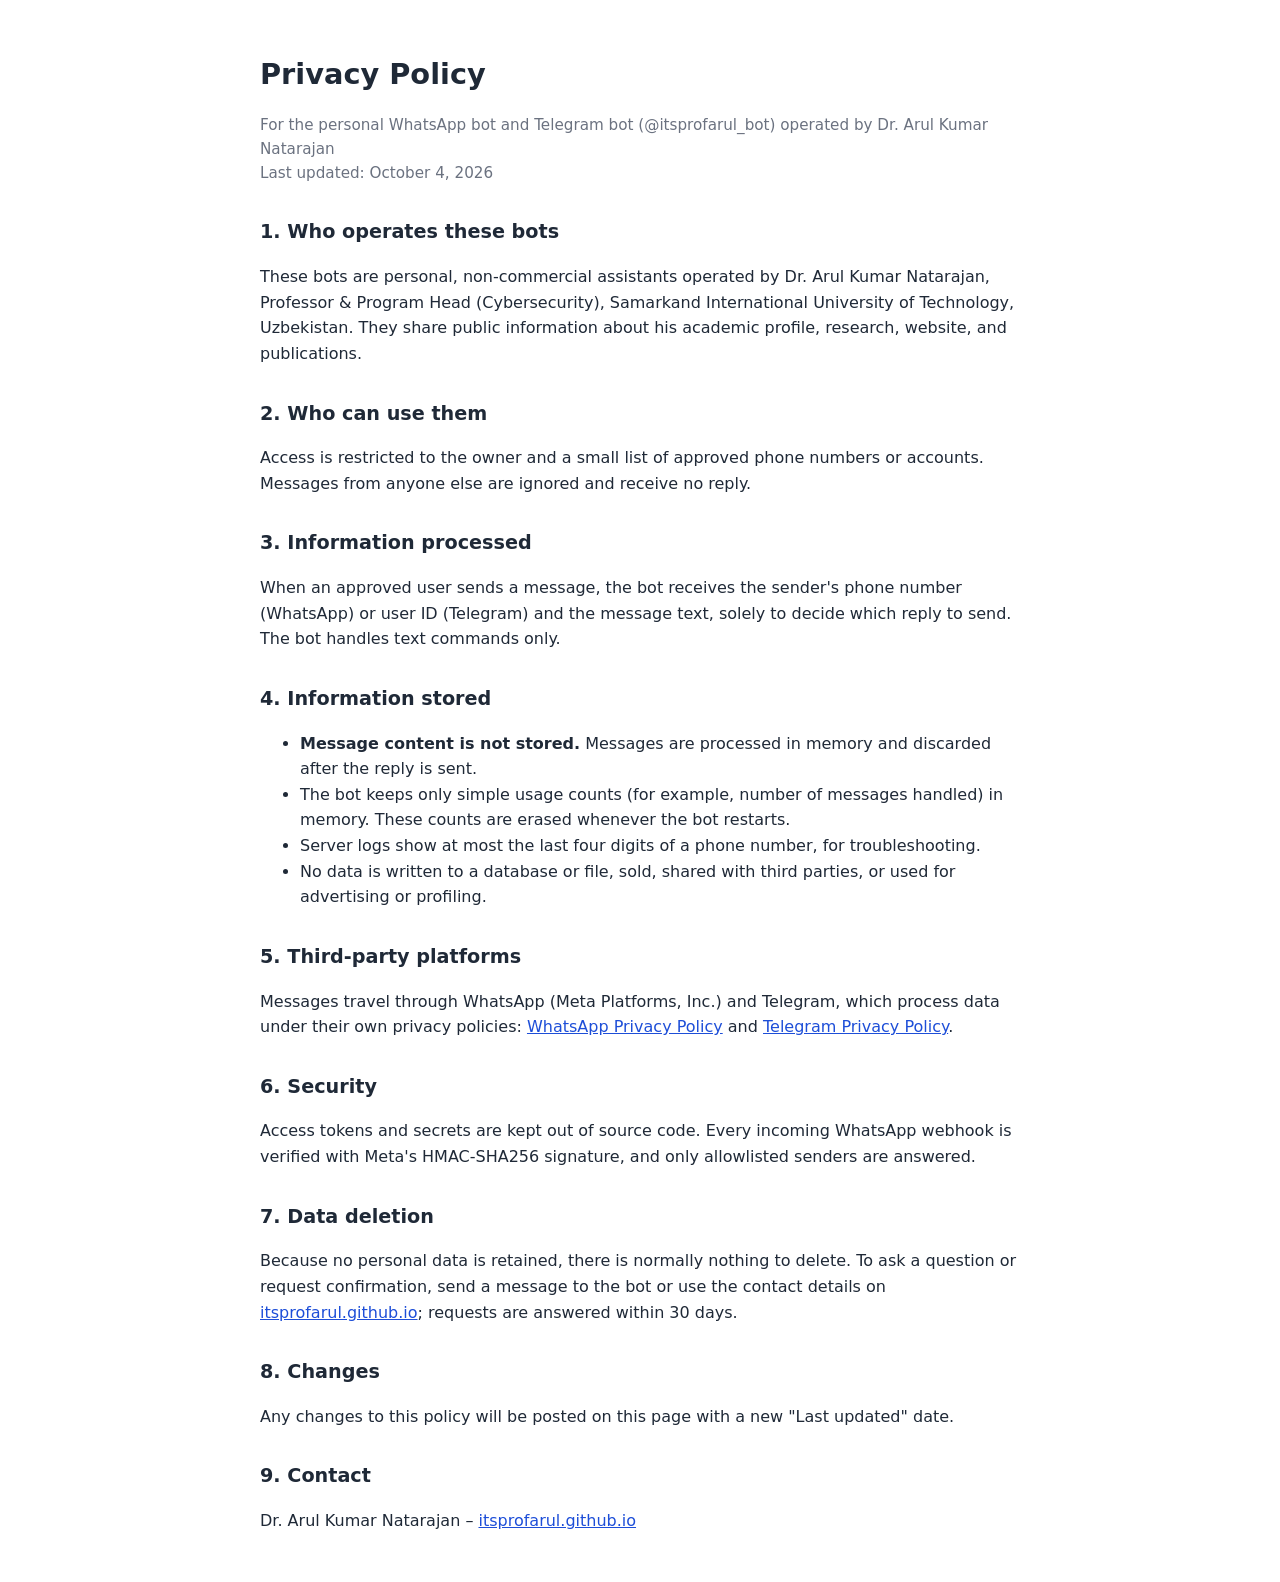
<file: privacy.html>
<!doctype html>
<html lang="en">
<head>
<meta charset="utf-8">
<meta name="viewport" content="width=device-width, initial-scale=1">
<title>Privacy Policy – itsprofarul Bots</title>
<style>
  body { font-family: system-ui, -apple-system, "Segoe UI", Roboto, sans-serif; max-width: 760px; margin: 0 auto; padding: 32px 16px; line-height: 1.6; color: #1f2937; background: #ffffff; }
  h1 { font-size: 1.8rem; margin-bottom: 0.2rem; }
  h2 { font-size: 1.2rem; margin-top: 2rem; }
  .meta { color: #6b7280; font-size: 0.95rem; }
  a { color: #1d4ed8; }
  @media (prefers-color-scheme: dark) { body { background: #111827; color: #e5e7eb; } .meta { color: #9ca3af; } a { color: #93c5fd; } }
</style>
</head>
<body>
<h1>Privacy Policy</h1>
<p class="meta">For the personal WhatsApp bot and Telegram bot (@itsprofarul_bot) operated by Dr. Arul Kumar Natarajan<br>Last updated: October 4, 2026</p>

<h2>1. Who operates these bots</h2>
<p>These bots are personal, non-commercial assistants operated by Dr. Arul Kumar Natarajan, Professor &amp; Program Head (Cybersecurity), Samarkand International University of Technology, Uzbekistan. They share public information about his academic profile, research, website, and publications.</p>

<h2>2. Who can use them</h2>
<p>Access is restricted to the owner and a small list of approved phone numbers or accounts. Messages from anyone else are ignored and receive no reply.</p>

<h2>3. Information processed</h2>
<p>When an approved user sends a message, the bot receives the sender's phone number (WhatsApp) or user ID (Telegram) and the message text, solely to decide which reply to send. The bot handles text commands only.</p>

<h2>4. Information stored</h2>
<ul>
  <li><strong>Message content is not stored.</strong> Messages are processed in memory and discarded after the reply is sent.</li>
  <li>The bot keeps only simple usage counts (for example, number of messages handled) in memory. These counts are erased whenever the bot restarts.</li>
  <li>Server logs show at most the last four digits of a phone number, for troubleshooting.</li>
  <li>No data is written to a database or file, sold, shared with third parties, or used for advertising or profiling.</li>
</ul>

<h2>5. Third-party platforms</h2>
<p>Messages travel through WhatsApp (Meta Platforms, Inc.) and Telegram, which process data under their own privacy policies: <a href="https://www.whatsapp.com/legal/privacy-policy">WhatsApp Privacy Policy</a> and <a href="https://telegram.org/privacy">Telegram Privacy Policy</a>.</p>

<h2>6. Security</h2>
<p>Access tokens and secrets are kept out of source code. Every incoming WhatsApp webhook is verified with Meta's HMAC-SHA256 signature, and only allowlisted senders are answered.</p>

<h2>7. Data deletion</h2>
<p>Because no personal data is retained, there is normally nothing to delete. To ask a question or request confirmation, send a message to the bot or use the contact details on <a href="https://itsprofarul.github.io">itsprofarul.github.io</a>; requests are answered within 30 days.</p>

<h2>8. Changes</h2>
<p>Any changes to this policy will be posted on this page with a new "Last updated" date.</p>

<h2>9. Contact</h2>
<p>Dr. Arul Kumar Natarajan – <a href="https://itsprofarul.github.io">itsprofarul.github.io</a></p>
</body>
</html>
</file>
<file: style.css>
/* ==========================================================
   Dr. Arul Kumar Natarajan — Personal Academic Website
   ========================================================== */

:root {
  --navy: #14213d;
  --navy-2: #1f3260;
  --accent: #c8952d;
  --accent-soft: #f6ecd8;
  --ink: #1d2433;
  --muted: #5b6475;
  --line: #e3e6ec;
  --bg: #f7f8fb;
  --card: #ffffff;
  --link: #1f4fa3;
  --radius: 12px;
  --shadow: 0 1px 3px rgba(20, 33, 61, .06), 0 6px 20px rgba(20, 33, 61, .05);
  --serif: "Source Serif 4", Georgia, "Times New Roman", serif;
  --sans: "Inter", "Segoe UI", system-ui, -apple-system, sans-serif;
}

* { box-sizing: border-box; }
html { scroll-behavior: smooth; }
body {
  margin: 0;
  font-family: var(--sans);
  font-size: 16px;
  line-height: 1.65;
  color: var(--ink);
  background: var(--bg);
}
a { color: var(--link); text-decoration: none; }
a:hover { text-decoration: underline; }
img { max-width: 100%; display: block; }

/* ---------- Top menu ---------- */
.topbar {
  position: sticky; top: 0; z-index: 50;
  background: var(--navy);
  color: #fff;
  box-shadow: 0 2px 10px rgba(0,0,0,.15);
}
.topbar-inner {
  max-width: 1180px; margin: 0 auto;
  display: flex; align-items: center; justify-content: space-between;
  padding: 0 20px; height: 64px;
}
.brand {
  font-family: var(--serif); font-size: 1.25rem; font-weight: 600;
  color: #fff; letter-spacing: .2px; white-space: nowrap;
}
.brand:hover { text-decoration: none; }
.brand span { color: var(--accent); }

.menu { display: flex; gap: 2px; list-style: none; margin: 0; padding: 0; }
.menu a {
  display: block; padding: 8px 12px; border-radius: 8px;
  color: #d7deec; font-size: .92rem; font-weight: 500; white-space: nowrap;
}
.menu a:hover { background: rgba(255,255,255,.08); color: #fff; text-decoration: none; }
.menu a.active { background: var(--accent); color: var(--navy); }

.menu-toggle {
  display: none; background: none; border: 1px solid rgba(255,255,255,.3);
  color: #fff; border-radius: 8px; padding: 6px 10px; font-size: 1.2rem; cursor: pointer;
}

/* ---------- Layout ---------- */
main { max-width: 1180px; margin: 0 auto; padding: 32px 20px 56px; }
.page { display: none; animation: fade .25s ease; }
.page.active { display: block; }
@keyframes fade { from { opacity: 0; transform: translateY(4px); } to { opacity: 1; transform: none; } }

.page-title {
  font-family: var(--serif); font-size: 2rem; font-weight: 600;
  color: var(--navy); margin: 0 0 6px;
}
.page-sub { color: var(--muted); margin: 0 0 28px; }

.card {
  background: var(--card); border: 1px solid var(--line);
  border-radius: var(--radius); box-shadow: var(--shadow);
  padding: 26px 28px; margin-bottom: 24px;
}
h2.section {
  font-family: var(--serif); font-size: 1.35rem; color: var(--navy);
  margin: 0 0 16px; padding-bottom: 10px; border-bottom: 2px solid var(--accent-soft);
  display: flex; align-items: center; justify-content: space-between; gap: 12px;
}
.count {
  font-family: var(--sans); font-size: .8rem; font-weight: 600;
  background: var(--accent-soft); color: #8a6213;
  padding: 2px 10px; border-radius: 999px; white-space: nowrap;
}
h3.sub { font-size: 1rem; color: var(--navy-2); margin: 22px 0 10px; }
h3.sub:first-of-type { margin-top: 4px; }

/* ---------- Home ---------- */
.hero {
  display: grid; grid-template-columns: 220px 1fr; gap: 32px; align-items: center;
  background: linear-gradient(135deg, var(--navy) 0%, var(--navy-2) 100%);
  color: #fff; border-radius: var(--radius); padding: 36px; margin-bottom: 24px;
}
.photo {
  width: 220px; height: 220px; border-radius: 50%;
  border: 4px solid var(--accent); object-fit: cover; background: #2b3f6e;
}
.photo-fallback {
  width: 220px; height: 220px; border-radius: 50%; border: 4px solid var(--accent);
  background: #2b3f6e; display: none; align-items: center; justify-content: center;
  font-family: var(--serif); font-size: 4rem; color: var(--accent);
}
.hero h1 { font-family: var(--serif); font-size: 2.3rem; margin: 0 0 6px; line-height: 1.2; }
.hero .role { font-size: 1.1rem; color: var(--accent); font-weight: 600; margin: 0; }
.hero .org { color: #c9d2e6; margin: 4px 0 18px; }
.btns { display: flex; flex-wrap: wrap; gap: 10px; }
.btn {
  display: inline-block; padding: 8px 16px; border-radius: 8px;
  font-size: .9rem; font-weight: 600; border: 1px solid rgba(255,255,255,.35); color: #fff;
}
.btn:hover { background: rgba(255,255,255,.1); text-decoration: none; }
.btn.primary { background: var(--accent); border-color: var(--accent); color: var(--navy); }
.btn.primary:hover { background: #d9a743; }

.stats {
  display: grid; grid-template-columns: repeat(4, 1fr); gap: 16px; margin-bottom: 24px;
}
.stat {
  background: var(--card); border: 1px solid var(--line); border-radius: var(--radius);
  padding: 18px; text-align: center; box-shadow: var(--shadow);
}
.stat b { display: block; font-family: var(--serif); font-size: 2rem; color: var(--navy); line-height: 1.1; }
.stat span { font-size: .85rem; color: var(--muted); }

.chips { display: flex; flex-wrap: wrap; gap: 8px; }
.chip {
  background: #eef2fa; color: var(--navy-2); border: 1px solid #dbe3f3;
  padding: 5px 12px; border-radius: 999px; font-size: .88rem; font-weight: 500;
}
.two-col { display: grid; grid-template-columns: 1.6fr 1fr; gap: 24px; }
.two-col .card { margin-bottom: 0; }
.two-col > div > .card + .card { margin-top: 24px; }
.highlight { border-left: 4px solid var(--accent); padding-left: 14px; margin: 0 0 14px; }
.highlight b { color: var(--navy); }
.highlight small { display: block; color: var(--muted); }

/* ---------- Timeline ---------- */
.timeline { list-style: none; margin: 0; padding: 0; }
.timeline li {
  position: relative; padding: 0 0 20px 26px; border-left: 2px solid var(--line); margin-left: 6px;
}
.timeline li:last-child { padding-bottom: 0; }
.timeline li::before {
  content: ""; position: absolute; left: -7px; top: 6px;
  width: 12px; height: 12px; border-radius: 50%; background: var(--accent);
  border: 2px solid #fff; box-shadow: 0 0 0 1px var(--accent);
}
.timeline .when { font-size: .82rem; font-weight: 600; color: #8a6213; }
.timeline .what { font-weight: 600; color: var(--navy); }
.timeline .where { color: var(--muted); font-size: .93rem; }
.timeline p { margin: 4px 0 0; font-size: .93rem; }

/* ---------- Publications ---------- */
.profiles {
  display: flex; flex-wrap: wrap; align-items: center; gap: 8px 18px;
  font-size: .93rem; margin-bottom: 20px;
}
.toolbar { display: flex; flex-wrap: wrap; gap: 10px; align-items: center; margin-bottom: 20px; }
.tabs { display: flex; flex-wrap: wrap; gap: 6px; }
.tab {
  border: 1px solid var(--line); background: #fff; color: var(--ink);
  padding: 7px 14px; border-radius: 999px; font: 500 .88rem var(--sans); cursor: pointer;
}
.tab:hover { border-color: var(--navy-2); }
.tab.active { background: var(--navy); border-color: var(--navy); color: #fff; }
.search {
  flex: 1; min-width: 200px; padding: 8px 14px; border: 1px solid var(--line);
  border-radius: 999px; font: .92rem var(--sans); background: #fff;
}
.search:focus { outline: 2px solid var(--accent-soft); border-color: var(--accent); }

ol.pubs { margin: 0; padding-left: 1.6em; }
ol.pubs li { margin-bottom: 14px; padding-left: 4px; }
ol.pubs li::marker { color: var(--muted); font-size: .9rem; }
.pt { font-weight: 600; color: var(--ink); }
.pv { font-style: italic; color: #3c4557; }
.pm { color: var(--muted); font-size: .92rem; }
.tag {
  display: inline-block; font-size: .72rem; font-weight: 600; padding: 1px 8px;
  border-radius: 6px; margin-left: 4px; vertical-align: 1px; white-space: nowrap;
}
.tag.scopus { background: #fff1e6; color: #b4530b; }
.tag.gs { background: #e8f0fe; color: #1a56c4; }
.tag.prog { background: #eef0f3; color: #5b6475; }
.tag.award { background: var(--accent-soft); color: #8a6213; }
.empty { color: var(--muted); font-style: italic; display: none; }

/* ---------- Tables ---------- */
table { width: 100%; border-collapse: collapse; font-size: .94rem; }
th, td { text-align: left; padding: 10px 12px; border-bottom: 1px solid var(--line); vertical-align: top; }
th { background: #f2f4f8; color: var(--navy); font-weight: 600; }
tr:last-child td { border-bottom: none; }

/* ---------- Contact ---------- */
.contact-grid { display: grid; grid-template-columns: repeat(2, 1fr); gap: 16px; }
.contact-item { padding: 16px 18px; border: 1px solid var(--line); border-radius: 10px; background: #fbfcfe; }
.contact-item small { display: block; color: var(--muted); font-size: .8rem; text-transform: uppercase; letter-spacing: .5px; }

.contact-layout { display: grid; grid-template-columns: 1.6fr 1fr; gap: 24px; }
.contact-layout .card { margin-bottom: 0; }
.contact-layout > div > .card + .card { margin-top: 24px; }
.contact-form label {
  display: block; font-size: .88rem; font-weight: 600; color: var(--navy); margin-bottom: 16px;
}
.contact-form .req { color: #c0392b; }
.form-row { display: grid; grid-template-columns: 1fr 1fr; gap: 16px; }
.contact-form input, .contact-form select, .contact-form textarea {
  display: block; width: 100%; margin-top: 6px; padding: 10px 12px;
  border: 1px solid var(--line); border-radius: 8px; background: #fbfcfe;
  font: 400 .95rem var(--sans); color: var(--ink);
}
.contact-form textarea { resize: vertical; min-height: 130px; }
.contact-form input:focus, .contact-form select:focus, .contact-form textarea:focus {
  outline: none; border-color: var(--accent); box-shadow: 0 0 0 3px var(--accent-soft); background: #fff;
}
.captcha-box { margin-bottom: 18px; }
.captcha-label { display: block; font-size: .88rem; font-weight: 600; color: var(--navy); margin-bottom: 6px; }
.captcha-row { display: flex; align-items: center; gap: 10px; flex-wrap: wrap; }
#captchaCanvas { border: 1px solid var(--line); border-radius: 8px; user-select: none; }
.captcha-refresh {
  width: 40px; height: 40px; border: 1px solid var(--line); border-radius: 8px;
  background: #fff; font-size: 1.3rem; color: var(--navy); cursor: pointer;
}
.captcha-refresh:hover { border-color: var(--accent); background: var(--accent-soft); }
.contact-form #captchaInput {
  width: 190px; margin-top: 0; letter-spacing: 3px; text-transform: uppercase; font-weight: 600;
}
.honey { position: absolute; left: -9999px; width: 1px; height: 1px; opacity: 0; }
.btn-send {
  background: var(--navy); color: #fff; border: none; border-radius: 8px;
  padding: 11px 26px; font: 600 .95rem var(--sans); cursor: pointer;
}
.btn-send:hover { background: var(--navy-2); }
.btn-send:disabled { opacity: .6; cursor: wait; }
.form-status { margin: 14px 0 0; font-size: .92rem; min-height: 1.4em; }
.form-status.ok { color: #1e7d45; font-weight: 600; }
.form-status.err { color: #c0392b; font-weight: 600; }

/* ---------- Footer ---------- */
footer {
  text-align: center; color: var(--muted); font-size: .85rem;
  padding: 24px 20px 32px; border-top: 1px solid var(--line);
}

/* ---------- Responsive ---------- */
@media (max-width: 1180px) {
  .menu-toggle { display: block; }
  .menu {
    display: none; position: absolute; top: 64px; left: 0; right: 0;
    flex-direction: column; background: var(--navy); padding: 8px 16px 16px;
    box-shadow: 0 8px 16px rgba(0,0,0,.2);
  }
  .menu.open { display: flex; }
  .menu a { padding: 11px 12px; }
}
@media (max-width: 980px) {
  .two-col, .contact-layout { grid-template-columns: 1fr; }
}
@media (max-width: 720px) {
  main { padding: 22px 16px 40px; }
  .hero { grid-template-columns: 1fr; text-align: center; padding: 28px 20px; }
  .photo, .photo-fallback { width: 160px; height: 160px; margin: 0 auto; }
  .hero h1 { font-size: 1.8rem; }
  .btns { justify-content: center; }
  .stats { grid-template-columns: repeat(2, 1fr); }
  .card { padding: 20px 18px; }
  .contact-grid, .form-row { grid-template-columns: 1fr; gap: 0; }
  .page-title { font-size: 1.6rem; }
  th, td { padding: 8px; }
}
</file>
